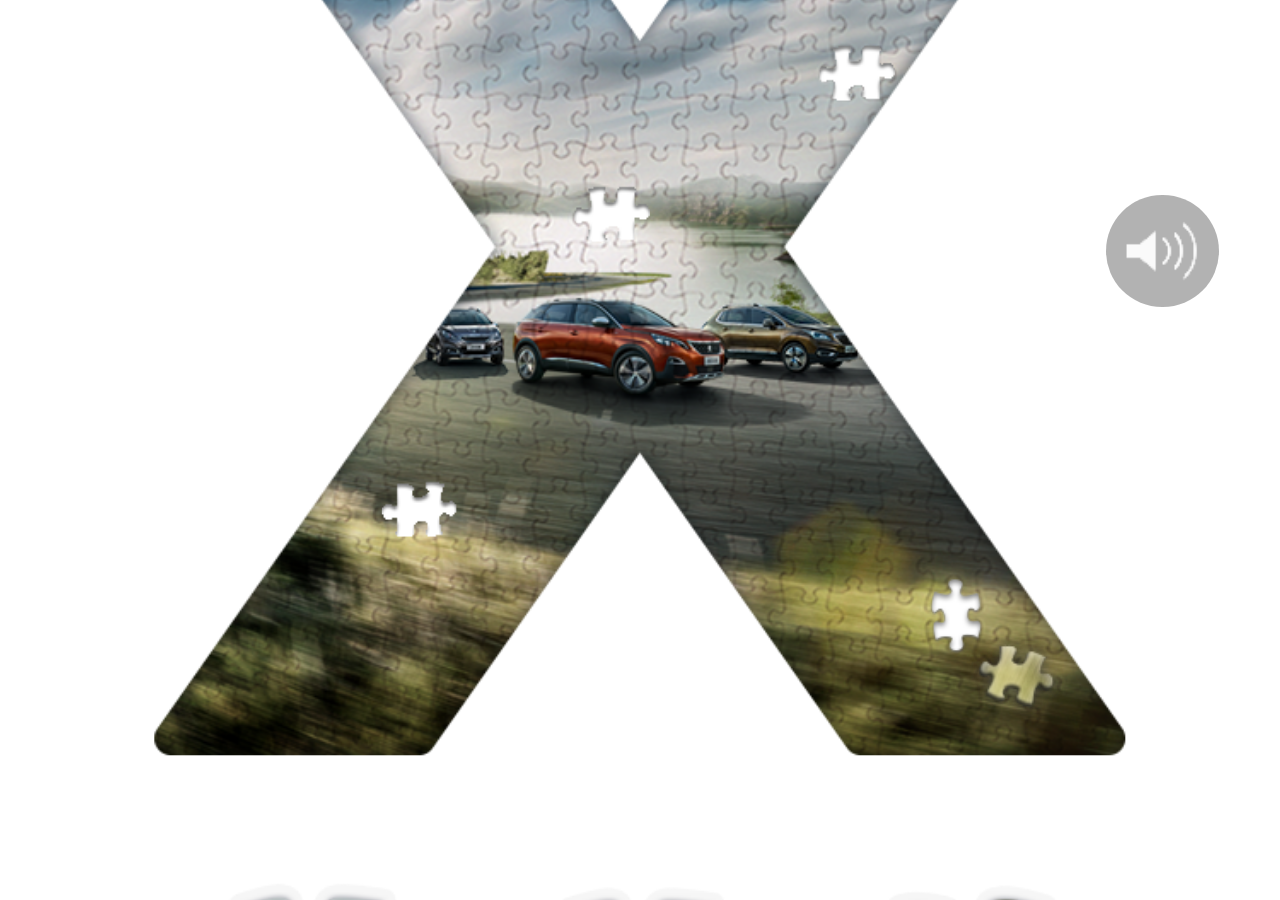
<file: index.html>
<!DOCTYPE html>
<html>
<head lang="en">
    <meta charset="UTF-8">
    <title>奏响X乐章 开启美好生活</title>
    <meta name="description" content="东风标致X008盛会 福利由你开启" />
    <meta name="viewport" content="width=device-width, initial-scale=1.0, maximum-scale=1.0, user-scalable=0,shrink-to-fit=no">
    <meta content="yes" name="apple-mobile-web-app-capable">
    <meta content="black" name="apple-mobile-web-app-status-bar-style">
    <meta content="telephone=no" name="format-detection">
    <meta name="msapplication-tap-highlight" content="no">
     <!--<base href="https://h5cdn.xingyuanauto.com/Dongbiao/DbYongle/">-->
    <link rel="stylesheet" href="css/styleV02.min.css"/>
    <script>
        var _hmt = _hmt || [];
        (function() {
            var hm = document.createElement("script");
            hm.src = "https://hm.baidu.com/hm.js?fdf0d2736b81bcae38aee0a100352a30";
            var s = document.getElementsByTagName("script")[0];
            s.parentNode.insertBefore(hm, s);
        })();
    </script>
    <script>
        document.addEventListener("WeixinJSBridgeReady", function () {
            audioAutoPlay('musicStar');
        }, false);
    </script>
</head>
<body>
<img src="img/share-icon.jpg" style="width:0;height:0;position: absolute;left:0;top:0;" />
<div class="page-landscape" id="page-landscape">
    <h3>竖屏体验更佳！</h3>
</div>
<div id="page-box" class="page-box">
    <div id="animation_container" style="background-color:rgba(255, 255, 255, 1.00); ">
        <canvas id="canvas" width="" height="" style="position: absolute; display: block; background-color:rgba(255, 255, 255, 1.00);"></canvas>
        <div id="dom_overlay_container" style="pointer-events:none; overflow:hidden; width:750px; height:1206px; position: absolute; left: 0px; top: 0px; display: block;">
        </div>
    </div>
    <div class="page01" id="page01">
        <!--上面文字-->
        <div class="page-title" id="page-title">
            <img src="img/text.png" class="page01-title01" alt=""/>
            <em></em>
            <img src="img/text001.png" class="page01-title02 page01-title" alt=""/>
            <img src="img/text002.png" class="page01-title03 page01-title" alt=""/>
            <img src="img/text003.png" class="page01-title04 page01-title" alt=""/>
        </div>
        <!--大背景图-->
        <img src="img/x-p.png" alt=""  class="bgpuzzle" id="bgpuzzle" />
        <!--小装饰块-->
        <img src="img/p-left-no01.png" class="p-left-no01" alt=""/>
        <img src="img/p-left-no02.png" class="p-left-no02" alt=""/>
        <img src="img/p-left-01.png" class="p-left-01" alt=""/>
        <img src="img/p-left-02.png" class="p-left-02" alt=""/>
        <img src="img/p-right-no01.png" class="p-right-no01" alt=""/>
        <img src="img/p-right-01.png" class="p-right-01" alt=""/>
        <!--小块白色遮罩-->
        <img src="img/b-bg01.png" class="b-bg01" id="puzzle01" alt=""/>
        <img src="img/b-bg02.png" class="b-bg02" id="puzzle02" alt=""/>
        <img src="img/b-bg03.png" class="b-bg03" id="puzzle03" alt=""/>
        <!--底部文字-->
        <div class="bottom-title" id="bottom-title">
            <h2>向上拖拽完成拼图</h2>
            <p>美好乐章将为你唱响</p>
        </div>
        <!--小手-->
        <img src="img/hand.png" class="hand" alt=""/>
        <!--可拖动小块-->
        <img src="img/p-big-01.png" class="record01" id="moveicon01"/>
        <img src="img/p-big-02.png" class="record02" id="moveicon02"/>
        <img src="img/p-big-03.png" class="record03" id="moveicon03"/>

    </div>
    <!--活动信息页-->
    <div class="ending" id="ending">
        <img src="img/gogogo.jpg" alt="" class="go-bg"/>
        <img src="img/three.png" alt="" class="three"/>
        <img src="img/write0101.png" alt="" class="write01"/>
        <img src="img/write020202.png" alt="" class="write02"/>
        <img src="img/write0303.png" alt="" class="write03"/>
        <img src="img/join.png" alt="" class="join" id="join"/>
    </div>
    <!--注册页-->
    <div class="userEnd" id="userEnd">
        <div  class="userInfo-box" >
            <div class="input-title"><i><span>好</span>礼相送！预约试驾</i></div>
            <p class="userInfo-tip">即日起至2017年4月30日，凡在线成功填写预约试驾表单的用户，即有机会赢取精美好礼一份！</p>
            <img src="img/prize-img.png" alt="" />
            <ul class="input-form">
                <li>
                    <span class="firstspan">姓名</span>
                    <input type="text" id="username" name="username" placeholder="姓名"  maxlength=10 minlength=2 required="required" />
                </li>
                <li>
                    <span class="firstspan">手机</span>
                    <input type="tel" id="phone" name="phone" placeholder="手机" required="required" />
                </li>
                <li>
                    <span>试驾车型</span>
                    <select name="cartype" id="cartype">
                        <option value="-1">选择车型</option>
                        <option value="61">4008</option>
                        <option value="62">3008</option>
                        <option value="63">2008</option>
                    </select>
                    <em class="select-icon"></em>
                </li>
                <li class="province-city">
                    <select id="ddlProvince" name="ddlProvince" class="ddlProvince" title="省/00" >
                        <option value="-1">选择省份</option>
                    </select>
                    <em class="select-icon select-province"></em>
                    <select id="ddlCity" name="ddlCity" class="ddlCity">
                        <option value="-1">选择城市</option>
                    </select>
                    <em class="select-icon"></em>
                </li>
                <li>
                    <span>经销商</span>
                    <select id="agency" name="agency" >
                        <option value="-1">选择经销商</option>
                    </select>
                    <em class="select-icon"></em>
                </li>
            </ul>
            <div class="btn-userInfo"><p  id="btn-userInfo" >提&nbsp;&nbsp;&nbsp;交</p></div>
            <a id="rule-icon" >发奖及售后说明</a>
        </div>
        <div class="userInfo" id="actionRules">
            <div  class="action-rules">
                <span class="close"></span>
                <h2>发奖及售后说明:</h2>
                <h4>
                    1、即日起至2017年4月30日，预约试驾，填写完整个人信息，即有机会获得精美礼品，数量有限，发完为止。获奖名单在活动结束后统一公布，敬请期待。<br/>
                    2、所有礼品为电子卡，自活动结束之日起，60个工作日内以短信方式统一发放，还请务必填写真实姓名、联系电话，以便活动后发放电子兑换码。<br/>
                    3、活动结束后行圆汽车将与获奖网友联系，届时请您与我们核实获奖信息（获奖人姓名、手机号码）。<br/>
                    4、若活动结束后的60个工作日内，无法联系到您，且则视为您主动放弃获奖资格，奖品亦不予保留。<br/>
                    5、最终解私权归行圆汽车所有，如有疑问，请邮件至Service1@xingyuanauto.com邮箱，我们会第一时间为您解答。<br/>
                </h4>
            </div>
        </div>
        <div class="userInfo" id="prizeResult">
            <div class="prize-result">
                <span class="close"></span>
                <div class="prize-result-info">
                    <h1 class="notGet"><i>感谢您参与东风标致X008 SUV盛会活动</i></h1>
                    <p></p>
                </div>
            </div>
        </div>
        <div class="next-slide-icon" ></div>
    </div>
    <div class="btn-music open-music">
        <img src="img/music-open.png" class="open music" style="display: block;"/>
        <img src="img/music-close.png" class="clock music" style="display: none;"/>
    </div>
    <div class="load-page" id="loadingPage">
        <div class="img-load-now">
            <!--加载动画-->
            <div class="loading"></div>
            <div class="mask"><span id="img-loading-txt"></span></div>
        </div>
    </div>
</div>
<!--音乐-->
<audio src="video/startmusic.mp3" id="musicStar"  loop="loop" preload="auto" autoplay="autoplay"></audio>
<audio src="video/game02.mp3" id="musicGame" preload="auto" ></audio>
<script src="js/jquery-1.8.3.min.js"></script>
<script src="js/createjs.js"></script>
<!--<script src="https://code.createjs.com/createjs-2015.11.26.min.js"></script>-->
<script src="js/yongle.js"></script>
<script src="js/init.min.js"></script>
<script src="js/city_dealer.js"></script>
<script src="js/province.min.js"></script>
<script src="js/style.js"></script>
<script src="https://h5.xingyuanauto.com/weixin_serve/jssdk/js/jweixin-1.0.0.js"></script>
<script src="js/wx_share.js"></script>
<script>
    function audioAutoPlay(id){
        var audio = document.getElementById(id),
                play = function(){
                    audio.play();
                    document.removeEventListener("touchstart",play, false);
                };
        audio.play();
        document.addEventListener("touchstart",play, false);
    }

    function gamePlay(){
        var musicGame = $('#musicGame')[0];
        musicGame.volume=0;
        musicGame.muted=true;
        var play = function(){
                    musicGame.play();
                    document.removeEventListener("touchstart",play, false);
                };
        musicGame.volume=0;
        musicGame.muted=true;
        musicGame.play();
        document.addEventListener("touchstart",play, false);
    }
    gamePlay();
    var isAppInside=/micromessenger/i.test(navigator.userAgent.toLowerCase())||/yixin/i.test(navigator.userAgent.toLowerCase());

</script>
</body>
</html>
</file>
<file: css/styleV02.min.css>
a,abbr,acronym,address,applet,article,aside,audio,b,big,blockquote,body,canvas,caption,center,cite,code,dd,del,details,dfn,div,dl,dt,em,embed,fieldset,figcaption,figure,footer,form,h1,h2,h3,h4,h5,h6,header,html,i,iframe,img,ins,kbd,label,legend,li,mark,menu,nav,object,ol,output,p,pre,q,ruby,s,samp,section,small,span,strike,strong,sub,summary,sup,table,tbody,td,tfoot,th,thead,time,tr,tt,u,ul,var,video{margin:0;padding:0;border:0;font:inherit}body{font-family:Arial,STHeiti,Helvetica,sans-serif;background:#fff;font-size:14px;height:100%;max-width:750px;min-width:20pc;line-height:1.5;-webkit-tap-highlight-color:transparent}table{border-collapse:collapse;border-spacing:0}fieldset,img{border:0}legend{display:none}address,caption,cite,code,dfn,em,strong,th,var{font-style:normal;font-weight:400}ol,ul{list-style:none}caption,th{text-align:left}h1,h2,h3,h4,h5,h6{font-size:100%;font-weight:400}q:after,q:before{content:''}abbr,acronym{border:0}html{-webkit-text-size-adjust:none;width:100%;height:100%}input[type=button],input[type=search],input[type=submit],input[type=text]{-webkit-appearance:none;border-radius:0}body,html{position:relative;color:#333}.page-box{width:100%;height:100%;overflow:hidden;position:relative;background:#fff}.load-page{width:100%;height:100%;position:absolute;left:0;top:0;z-index:999;background-color:#fff}.load-page .img-load-now{width:1.89333333rem;height:2.66666667rem;position:absolute;left:50%;top:50%;transform:translate(-50%,-50%);-webkit-transform:translate(-50%,-50%);text-align:center}.load-page .img-load-now .loading{background-image:url(../img/loading.gif);background-size:1.89333333rem 1.90666667rem;width:1.89333333rem;height:1.90666667rem;margin-bottom:.26666667rem}.load-page .img-load-now span{font-size:.29333333rem}.page-landscape{width:100%;height:100%;position:absolute;left:0;top:0;background:#fff;display:none}.page-landscape h3{font-size:.42666667rem;text-align:center;position:absolute;left:50%;top:50%;transform:translate(-50%,-50%);-webkit-transform:translate(-50%,-50%)}.btn-music{width:.88rem;height:.88rem;background:rgba(0,0,0,.3);border-radius:50%;position:absolute;top:1.52rem;right:.48rem;z-index:999}.music{width:100%;height:100%}@-webkit-keyframes music-btn{form{-webkit-transform:rotateZ(0);transform:rotateZ(0)}to{-webkit-transform:rotateZ(360deg);transform:rotateZ(360deg)}}@keyframes music-btn{form{-webkit-transform:rotateZ(0);transform:rotateZ(0)}to{-webkit-transform:rotateZ(360deg);transform:rotateZ(360deg)}}.ending{background:#1a1f20;width:100%;height:100%;position:absolute;left:0;top:0;display:none}.ending .go-bg{width:100%;height:8.89333333rem;position:absolute;left:0;top:0}.ending .three{width:8.33333333rem;height:.65333333rem;position:absolute;left:.83333333rem;bottom:10.22666667rem;opacity:0}.ending img.three-show{animation:threeShow .4s ease-in forwards;-webkit-animation:threeShow .4s ease-in forwards}@keyframes threeShow{0%{opacity:0}100%{opacity:1}}@-webkit-keyframes threeShow{0%{opacity:0}100%{opacity:1}}.ending .write01{width:8.16rem;height:1.94666667rem;position:absolute;left:.92rem;bottom:8.28rem;opacity:0}.ending .write02{width:8.16rem;height:2.36rem;position:absolute;left:.92rem;bottom:5.70666667rem;opacity:0}.ending .write03{width:8.16rem;height:3.34666667rem;position:absolute;left:.92rem;bottom:2.13333333rem;opacity:0}.ending .write01-fadeIn{animation:fadeIn .7s ease .4s forwards;-webkit-animation:fadeIn .7s ease .4s forwards}.ending .write02-fadeIn{animation:fadeIn .8s ease .6s forwards;-webkit-animation:fadeIn .8s ease .6s forwards}.ending .write03-fadeIn{animation:fadeIn .8s ease .95s forwards;-webkit-animation:fadeIn .8s ease .95s forwards}@keyframes fadeIn{0%,100%,60%,75%,90%{-webkit-transition-timing-function:cubic-bezier(.215,.61,.355,1);transition-timing-function:cubic-bezier(.215,.61,.355,1)}0%{opacity:0;-webkit-transform:translate(20rem,0);transform:translate(20rem,0)}60%{opacity:1;-webkit-transform:translate(-.66666667rem,0);transform:translate(-.66666667rem,0)}75%{-webkit-transform:translate(.26666667rem,0);transform:translate(.26666667rem,0)}90%{-webkit-transform:translate(-.13333333rem,0);transform:translate(-.13333333rem,0)}100%{opacity:1;-webkit-transform:none;-ms-transform:none;transform:none}}@-webkit-keyframes fadeIn{0%,100%,60%,75%,90%{-webkit-transition-timing-function:cubic-bezier(.215,.61,.355,1);transition-timing-function:cubic-bezier(.215,.61,.355,1)}0%{opacity:0;-webkit-transform:translate(20rem,0);transform:translate(20rem,0)}60%{opacity:1;-webkit-transform:translate(-.66666667rem,0);transform:translate(-.66666667rem,0)}75%{-webkit-transform:translate(.26666667rem,0);transform:translate(.26666667rem,0)}90%{-webkit-transform:translate(-.13333333rem,0);transform:translate(-.13333333rem,0)}100%{opacity:1;-webkit-transform:none;-ms-transform:none;transform:none}}@-moz-keyframes fadeIn{0%,100%,60%,75%,90%{-webkit-transition-timing-function:cubic-bezier(.215,.61,.355,1);transition-timing-function:cubic-bezier(.215,.61,.355,1)}0%{opacity:0;-webkit-transform:translate(20rem,0);transform:translate(20rem,0)}60%{opacity:1;-webkit-transform:translate(-.66666667rem,0);transform:translate(-.66666667rem,0)}75%{-webkit-transform:translate(.26666667rem,0);transform:translate(.26666667rem,0)}90%{-webkit-transform:translate(-.13333333rem,0);transform:translate(-.13333333rem,0)}100%{opacity:1;-webkit-transform:none;-ms-transform:none;transform:none}}@-o-keyframes fadeIn{0%,100%,60%,75%,90%{-webkit-transition-timing-function:cubic-bezier(.215,.61,.355,1);transition-timing-function:cubic-bezier(.215,.61,.355,1)}0%{opacity:0;-webkit-transform:translate(20rem,0);transform:translate(20rem,0)}60%{opacity:1;-webkit-transform:translate(-.66666667rem,0);transform:translate(-.66666667rem,0)}75%{-webkit-transform:translate(.26666667rem,0);transform:translate(.26666667rem,0)}90%{-webkit-transform:translate(-.13333333rem,0);transform:translate(-.13333333rem,0)}100%{opacity:1;-webkit-transform:none;-ms-transform:none;transform:none}}.ending .join{width:4.74666667rem;height:1.33333333rem;position:absolute;left:2.62666667rem;bottom:.61333333rem;opacity:0}.ending .join-bounceIn{animation:bounceIn .5s ease 1.6s forwards;-webkit-animation:bounceIn .5s ease 1.6s forwards}.ending .join-click{opacity:1;animation:joinClick 4s ease infinite;-webkit-animation:joinClick 4s ease infinite}@keyframes bounceIn{0%,100%,20%,40%,60%,80%{-webkit-transition-timing-function:cubic-bezier(.215,.61,.355,1);transition-timing-function:cubic-bezier(.215,.61,.355,1)}0%{opacity:0;-webkit-transform:scale(.3);transform:scale(.3)}20%{-webkit-transform:scale(1.1);transform:scale(1.1)}40%{-webkit-transform:scale(.9);transform:scale(.9)}60%{opacity:1;-webkit-transform:scale(1.03);transform:scale(1.03)}80%{-webkit-transform:scale(.97);transform:scale(.97)}100%{opacity:1;-webkit-transform:scale(1);transform:scale(1)}}@-webkit-keyframes bounceIn{0%,100%,20%,40%,60%,80%{-webkit-transition-timing-function:cubic-bezier(.215,.61,.355,1);transition-timing-function:cubic-bezier(.215,.61,.355,1)}0%{opacity:0;-webkit-transform:scale(.3);transform:scale(.3)}20%{-webkit-transform:scale(1.1);transform:scale(1.1)}40%{-webkit-transform:scale(.9);transform:scale(.9)}60%{opacity:1;-webkit-transform:scale(1.03);transform:scale(1.03)}80%{-webkit-transform:scale(.97);transform:scale(.97)}100%{opacity:1;-webkit-transform:scale(1);transform:scale(1)}}@-moz-keyframes bounceIn{0%,100%,20%,40%,60%,80%{-webkit-transition-timing-function:cubic-bezier(.215,.61,.355,1);transition-timing-function:cubic-bezier(.215,.61,.355,1)}0%{opacity:0;-webkit-transform:scale(.3);transform:scale(.3)}20%{-webkit-transform:scale(1.1);transform:scale(1.1)}40%{-webkit-transform:scale(.9);transform:scale(.9)}60%{opacity:1;-webkit-transform:scale(1.03);transform:scale(1.03)}80%{-webkit-transform:scale(.97);transform:scale(.97)}100%{opacity:1;-webkit-transform:scale(1);transform:scale(1)}}@-o-keyframes bounceIn{0%,100%,20%,40%,60%,80%{-webkit-transition-timing-function:cubic-bezier(.215,.61,.355,1);transition-timing-function:cubic-bezier(.215,.61,.355,1)}0%{opacity:0;-webkit-transform:scale(.3);transform:scale(.3)}20%{-webkit-transform:scale(1.1);transform:scale(1.1)}40%{-webkit-transform:scale(.9);transform:scale(.9)}60%{opacity:1;-webkit-transform:scale(1.03);transform:scale(1.03)}80%{-webkit-transform:scale(.97);transform:scale(.97)}100%{opacity:1;-webkit-transform:scale(1);transform:scale(1)}}@keyframes joinClick{0%{-webkit-transform:scale(1);transform:scale(1)}2.5%,5%{-webkit-transform:scale(.95) rotate3d(0,0,1,-2deg);transform:scale(.95) rotate3d(0,0,1,-2deg)}12.5%,17.5%,22.5%,7.5%{-webkit-transform:scale(1.05) rotate3d(0,0,1,2deg);transform:scale(1.05) rotate3d(0,0,1,2deg)}10%,15%,20%{-webkit-transform:scale(1.05) rotate3d(0,0,1,-2deg);transform:scale(1.05) rotate3d(0,0,1,-2deg)}25%{-webkit-transform:scale(1);transform:scale(1)}100%{-webkit-transform:scale(1);transform:scale(1)}}@-webkit-keyframes joinClick{0%{-webkit-transform:scale(1);transform:scale(1)}2.5%,5%{-webkit-transform:scale(.95) rotate3d(0,0,1,-2deg);transform:scale(.95) rotate3d(0,0,1,-2deg)}12.5%,17.5%,22.5%,7.5%{-webkit-transform:scale(1.05) rotate3d(0,0,1,2deg);transform:scale(1.05) rotate3d(0,0,1,2deg)}10%,15%,20%{-webkit-transform:scale(1.05) rotate3d(0,0,1,-2deg);transform:scale(1.05) rotate3d(0,0,1,-2deg)}25%{-webkit-transform:scale(1);transform:scale(1)}100%{-webkit-transform:scale(1);transform:scale(1)}}ul{list-style:none}input,select{border:0;outline:0;appearance:none;-moz-appearance:none;-webkit-appearance:none}.userEnd{width:100%;height:100%;position:absolute;left:0;bottom:0;background:#fff;display:none}.userInfo-box{box-sizing:border-box;-webkit-box-sizing:border-box;width:8.18666667rem;height:13.54666667rem;background:#fff;position:absolute;left:50%;top:50%;transform:translate(-50%,-50%);-webkit-transform:translate(-50%,-50%)}.userInfo-box .input-title{color:#fff;background:#2b69b6;font-size:.6rem;padding-left:.33333333rem;font-family:'方正兰亭黑简体';font-style:italic;-webkit-clip-path:polygon(0 0,100% 0,96% 100%,0 100%);clip-path:polygon(0 0,100% 0,96% 100%,0 100%);margin-bottom:.26666667rem}.userInfo-box .input-title span{font-size:.74666667rem}.userInfo-box .userInfo-tip{font-size:.29333333rem;margin-bottom:.26666667rem}.userInfo-box img{width:100%;margin-bottom:.53333333rem}.userInfo-box .input-form{box-sizing:border-box;width:100%}.userInfo-box .input-form li.red{border:1px solid #c01c1c}.userInfo-box .input-form li{box-sizing:border-box;border:1px solid #A0A0A0;width:100%;height:.77333333rem;margin-bottom:.24rem;font-size:.29333333rem;position:relative}.userInfo-box .input-form li em.select-icon{width:.21333333rem;height:.16rem;background:#666;-webkit-clip-path:polygon(50% 100%,0 0,100% 0);clip-path:polygon(50% 100%,0 0,100% 0);position:absolute;right:.16rem;top:50%;transform:translate(0,-50%);-webkit-transform:translate(0,-50%)}.userInfo-box .input-form li span{color:#fff;position:absolute;left:-1px;top:-1px;width:1.66666667rem;height:.77333333rem;line-height:.77333333rem;text-align:center;background:#2b69b6}.userInfo-box .input-form li input{padding-left:1.73333333rem;box-sizing:border-box;width:100%;height:100%}.userInfo-box .input-form li select{float:right;padding-left:1.73333333rem;box-sizing:border-box;width:100%;height:100%;background:0 0;border-radius:0;color:#999}.userInfo-box .input-form li select.changed{color:#333}.userInfo-box .input-form li.province-city{border:0;width:100%}.userInfo-box .input-form li.province-city select.ddlProvince{float:left;box-sizing:border-box;padding-left:.10666667rem;width:3.93333333rem;height:.77333333rem;border:1px solid #A0A0A0}.userInfo-box .input-form li.province-city select.ddlCity{padding-left:.10666667rem;float:right;box-sizing:border-box;width:3.93333333rem;height:.77333333rem;border:1px solid #A0A0A0}.userInfo-box .input-form li.province-city em.select-province{left:3.52rem}.userInfo-box .input-form li.province-city:after{content:'';display:none;clear:both}.userInfo-box .btn-userInfo{box-sizing:border-box;float:right;width:8.12rem;margin-top:.48rem;height:.66666667rem;line-height:.66666667rem;margin-bottom:.48rem;position:relative}.userInfo-box .btn-userInfo p{position:absolute;top:0;right:1.52rem;width:5.28rem;height:100%;color:#336fb9;font-size:.34666667rem;text-align:center;border:solid #336fb9 1.5px}.userInfo-box a#rule-icon{float:right;text-align:right;width:8.12rem;font-size:.26666667rem;color:#434343;text-decoration:underline}.userInfo{text-align:left;display:none;background:rgba(0,0,0,.6);width:100%;height:100%;box-sizing:border-box;position:absolute;left:0;bottom:0}.action-rules{padding-top:1.06666667rem;padding-left:.46666667rem;padding-right:.46666667rem;box-sizing:border-box;position:relative;width:7.76rem;height:12.6rem;top:50%;left:50%;transform:translate(-50%,-50%);-webkit-transform:translate(-50%,-50%);background:#fff;overflow:hidden;border:solid #E9E9E9 1px;-webkit-box-shadow:0 0 7px #000;-moz-box-shadow:0 0 7px #000;box-shadow:0 0 7px #000;border-radius:8px}.action-rules #close-rules{position:absolute;top:5px;right:5px}.action-rules h2{font-size:.37333333rem;margin-bottom:.2rem;color:#000}.action-rules h4{font-size:.32rem;color:#242424;line-height:180%}.close{position:absolute;top:5px;right:5px;background-image:url(../img/close-icon.png);width:.44rem;height:.44rem;background-size:.44rem .44rem}.prize-result{box-sizing:border-box;width:7.46666667rem;height:4.46666667rem;position:absolute;top:50%;left:50%;transform:translate(-50%,-50%);-webkit-transform:translate(-50%,-50%);background:#fff;border:solid #E9E9E9 1px;-webkit-box-shadow:0 0 7px #000;-moz-box-shadow:0 0 7px #000;box-shadow:0 0 7px #000;border-radius:8px}.prize-result .prize-result-info{box-sizing:border-box;position:absolute;width:100%;padding:.86666667rem;top:50%;left:50%;transform:translate(-50%,-50%);-webkit-transform:translate(-50%,-50%)}.prize-result .prize-result-info h1{font-size:.42666667rem;text-align:center}.prize-result .prize-result-info h1 i{display:inline-block;border-bottom:1px solid #B28850;padding-bottom:.33333333rem;margin-bottom:.1874063rem;font-style:italic;font-weight:500}.prize-result .prize-result-info p{font-size:.32rem;text-align:center}.prize-result .prize-result-info .get{color:#890606}.prize-result .prize-result-info .notGet{color:#2B69B6}.page01{width:7.98666667rem;height:14.93333333rem;position:absolute;left:50%;top:50%;transform:translate(-50%,-50%);-webkit-transform:translate(-50%,-50%);margin-top:.30666667rem}.page01 .page-title{width:2.92rem;height:.85333333rem;position:absolute;left:50%;top:0;transform:translate(-50%,0);-webkit-transform:translate(-50%,0);overflow:hidden}.page01 .page-title em{width:.02666667rem;height:.85333333rem;position:absolute;left:3.37333333rem;top:0;background:#626365}.page01 .page-title .page01-title01{width:2.92rem;height:.85333333rem;position:absolute;left:0;top:0}.page01 .page-title .page01-title{width:2.69333333rem;height:.85333333rem;position:absolute;left:3.65333333rem;top:0}.page01 .page-title .page01-title03,.page01 .page-title .page01-title04{opacity:0;transition:all 1.5s ease;-webkit-transition:all 1.5s ease}.page01 .page-title .title-show{opacity:1}.page01 .move-title{width:6.42666667rem;transition:all .5s ease-out}.page01 .bottom-title{text-align:center;width:100%;height:.90666667rem;position:absolute;left:0;bottom:.98666667rem}.page01 .bottom-title h2{font-size:.37333333rem;font-weight:600}.page01 .bottom-title p{font-size:.32rem;font-weight:400}.page01 .hand{width:.56rem;height:.78666667rem;position:absolute;left:3.71333333rem;bottom:0;animation:handmove 1s ease 0s infinite;-webkit-animation:handmove 1s ease 0s infinite}@keyframes handmove{0%{-webkit-transform:translateX(0) translateY(0);transform:translateX(0) translateY(0)}100%{-webkit-transform:translateX(0) translateY(.26666667rem);transform:translateX(0) translateY(.26666667rem)}}@-webkit-keyframes handmove{0%{-webkit-transform:translateX(0) translateY(0);transform:translateX(0) translateY(0)}100%{-webkit-transform:translateX(0) translateY(.26666667rem);transform:translateX(0) translateY(.26666667rem)}}.page01 .bgpuzzle{width:7.58666667rem;height:7.94666667rem;position:absolute;left:50%;top:1.6rem;transform:translate(-50%,0);-webkit-transform:translate(-50%,0)}.page01 .record01{width:1.96rem;height:1.52rem;position:absolute;left:.44rem;top:10.53333333rem}.page01 .record02{width:1.96rem;height:1.52rem;position:absolute;left:3.01333333rem;top:10.53333333rem}.page01 .record03{width:1.96rem;height:1.52rem;position:absolute;right:.44rem;top:10.53333333rem}.page01 .b-bg01{width:.6rem;height:.45333333rem;position:absolute;left:5.38666667rem;top:3.98666667rem}.page01 .b-bg02{width:.6rem;height:.45333333rem;position:absolute;left:3.46666667rem;top:5.09333333rem}.page01 .b-bg03{width:.6rem;height:.45333333rem;position:absolute;left:1.97333333rem;top:7.4rem}.page01 .p-left-01{width:.73333333rem;height:.70666667rem;position:absolute;left:.93333333rem;top:2.13333333rem}.page01 .p-left-02{width:.73333333rem;height:.72rem;position:absolute;left:1.68rem;top:2.57333333rem}.page01 .p-left-no01{width:.64rem;height:.49333333rem;position:absolute;left:1.10666667rem;top:2.77333333rem}.page01 .p-left-no02{width:.64rem;height:.49333333rem;position:absolute;left:1.49333333rem;top:3.17333333rem}.page01 .p-right-no01{width:.45333333rem;height:.6rem;position:absolute;left:6.24rem;top:8.14666667rem}.page01 .p-right-01{width:.76rem;height:.65333333rem;position:absolute;left:6.56rem;top:8.6rem}.page01 .left01{animation:left01 1.2s .8s ease-in forwards;-webkit-animation:left01 1.2s .8s ease-in forwards}.page01 .left02{animation:left02 1.2s .8s ease-in forwards;-webkit-animation:left02 1.2s .8s ease-in forwards}.page01 .right01{animation:right01 1.2s .8s ease-in forwards;-webkit-animation:right01 1.2s .8s ease-in forwards}@keyframes left01{0%{left:.93333333rem;top:2.13333333rem;opacity:1}40%{opacity:1}60%{left:1.44rem;top:3.17333333rem;transform:rotateZ(-30deg);-webkit-transform:rotateZ(-30deg)}100%{opacity:0;left:1.44rem;top:3.17333333rem;transform:rotateZ(-30deg);-webkit-transform:rotateZ(-30deg)}}@-webkit-keyframes left01{0%{left:.93333333rem;top:2.13333333rem;opacity:1}40%{opacity:1}60%{left:1.44rem;top:3.17333333rem;transform:rotateZ(-30deg);-webkit-transform:rotateZ(-30deg)}100%{opacity:0;left:1.44rem;top:3.17333333rem;transform:rotateZ(-30deg);-webkit-transform:rotateZ(-30deg)}}@keyframes left02{0%{left:1.68rem;top:2.57333333rem;opacity:1}40%{opacity:1}60%{left:1.06666667rem;top:2.66666667rem;transform:rotateZ(30deg);-webkit-transform:rotateZ(30deg)}100%{opacity:0;left:1.06666667rem;top:2.66666667rem;transform:rotateZ(30deg);-webkit-transform:rotateZ(30deg)}}@-webkit-keyframes left02{0%{left:1.68rem;top:2.57333333rem;opacity:1}40%{opacity:1}60%{left:1.06666667rem;top:2.66666667rem;transform:rotateZ(30deg);-webkit-transform:rotateZ(30deg)}100%{opacity:0;left:1.06666667rem;top:2.66666667rem;transform:rotateZ(30deg);-webkit-transform:rotateZ(30deg)}}@-webkit-keyframes right01{0%{left:6.56rem;top:8.6rem;opacity:1}40%{opacity:1}60%{left:6.02666667rem;top:8.16rem;transform:rotateZ(75deg);-webkit-transform:rotateZ(75deg)}100%{opacity:0;left:6.02666667rem;top:8.16rem;transform:rotateZ(75deg);-webkit-transform:rotateZ(75deg)}}@keyframes right01{0%{left:6.56rem;top:8.6rem;opacity:1}40%{opacity:1}60%{left:6.02666667rem;top:8.16rem;transform:rotateZ(75deg);-webkit-transform:rotateZ(75deg)}100%{opacity:0;left:6.02666667rem;top:8.16rem;transform:rotateZ(75deg);-webkit-transform:rotateZ(75deg)}}@-webkit-keyframes right01{0%{left:6.56rem;top:8.6rem;opacity:1}40%{opacity:1}60%{left:6.02666667rem;top:8.16rem;transform:rotateZ(75deg);-webkit-transform:rotateZ(75deg)}100%{opacity:0;left:6.02666667rem;top:8.16rem;transform:rotateZ(75deg);-webkit-transform:rotateZ(75deg)}}#animation_container{position:absolute;margin:auto;left:50%;top:50%;transform:translate(-50%,-50%);-webkit-transform:translate(-50%,-50%);display:none}#animation_container #canvas{position:absolute;left:0;top:0}
</file>
